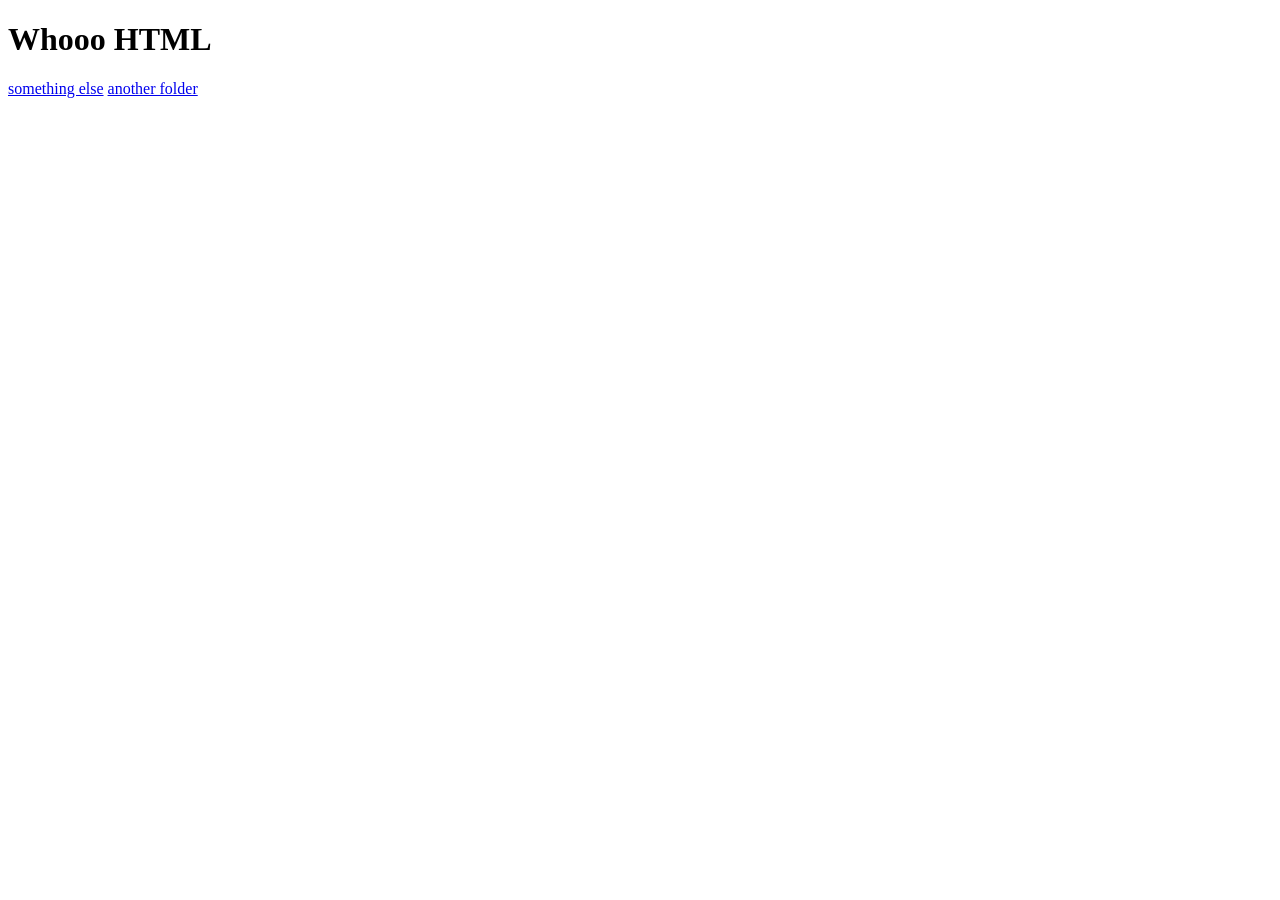
<file: tutorials/01-html/index.html>
<!DOCTYPE html>
<html lang="en">
<head>
    <meta charset="UTF-8">
    <meta name="viewport" content="width=device-width, initial-scale=1.0">
    <title>Tut 0</title>
</head>
<body>
    <h1>Whooo HTML</h1>
    <a href="something-else.html">something else</a>
    <a href="another-folder">another folder</a>
</body>
</html>
</file>
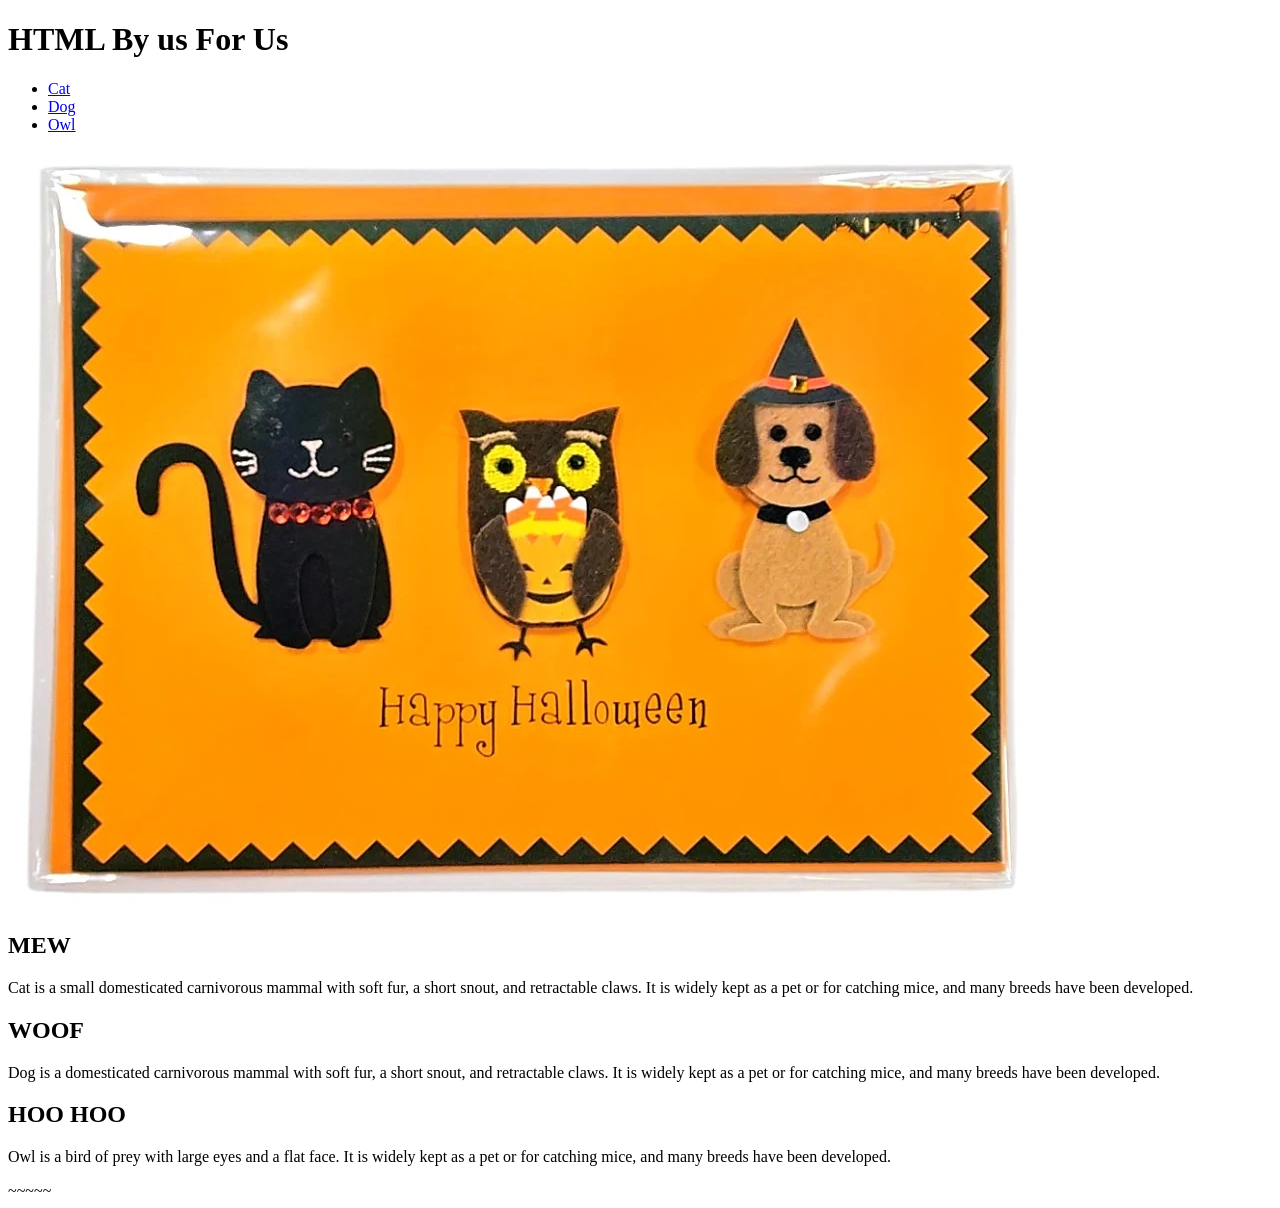
<file: tutorials/02-html/index.html>
<!DOCTYPE html>
<html lang="en">
<head>
    <meta charset="UTF-8">
    <meta name="viewport" content="width=device-width, initial-scale=1.0">
    <title>HTML Tut 2</title>
    <meta name="description" content="tutorial for html">
    
</head>
<body>
    <header>
        <h1>HTML By us For Us</h1>
        <nav>
            <ul>
                <li><a href="#cat">Cat</a></li>
                <li><a href="#dog">Dog</a></li>
                <li><a href="#owl">Owl</a></li>
            </ul>
        </nav>
        <div>
            <img src="images/cat_dog_owl.png" alt="cats owls and dogs">
        </div>
    </header>
    <main>
        <section id="cat">
            <h2>MEW</h2>
            <p>Cat is a small domesticated carnivorous mammal with soft fur, a short snout, and retractable claws. It is widely kept as a pet or for catching mice, and many breeds have been developed.</p>
        </section>
        <section id="dog">
            <h2>WOOF</h2>
            <p>Dog is a domesticated carnivorous mammal with soft fur, a short snout, and retractable claws. It is widely kept as a pet or for catching mice, and many breeds have been developed.</p>
        </section>
        <section id="owl">
            <h2>HOO HOO</h2>   
            <p>Owl is a bird of prey with large eyes and a flat face. It is widely kept as a pet or for catching mice, and many breeds have been developed.</p>
        </section>
    </main>
    <footer>~~~~~</footer>
</body>   
</html>
</file>
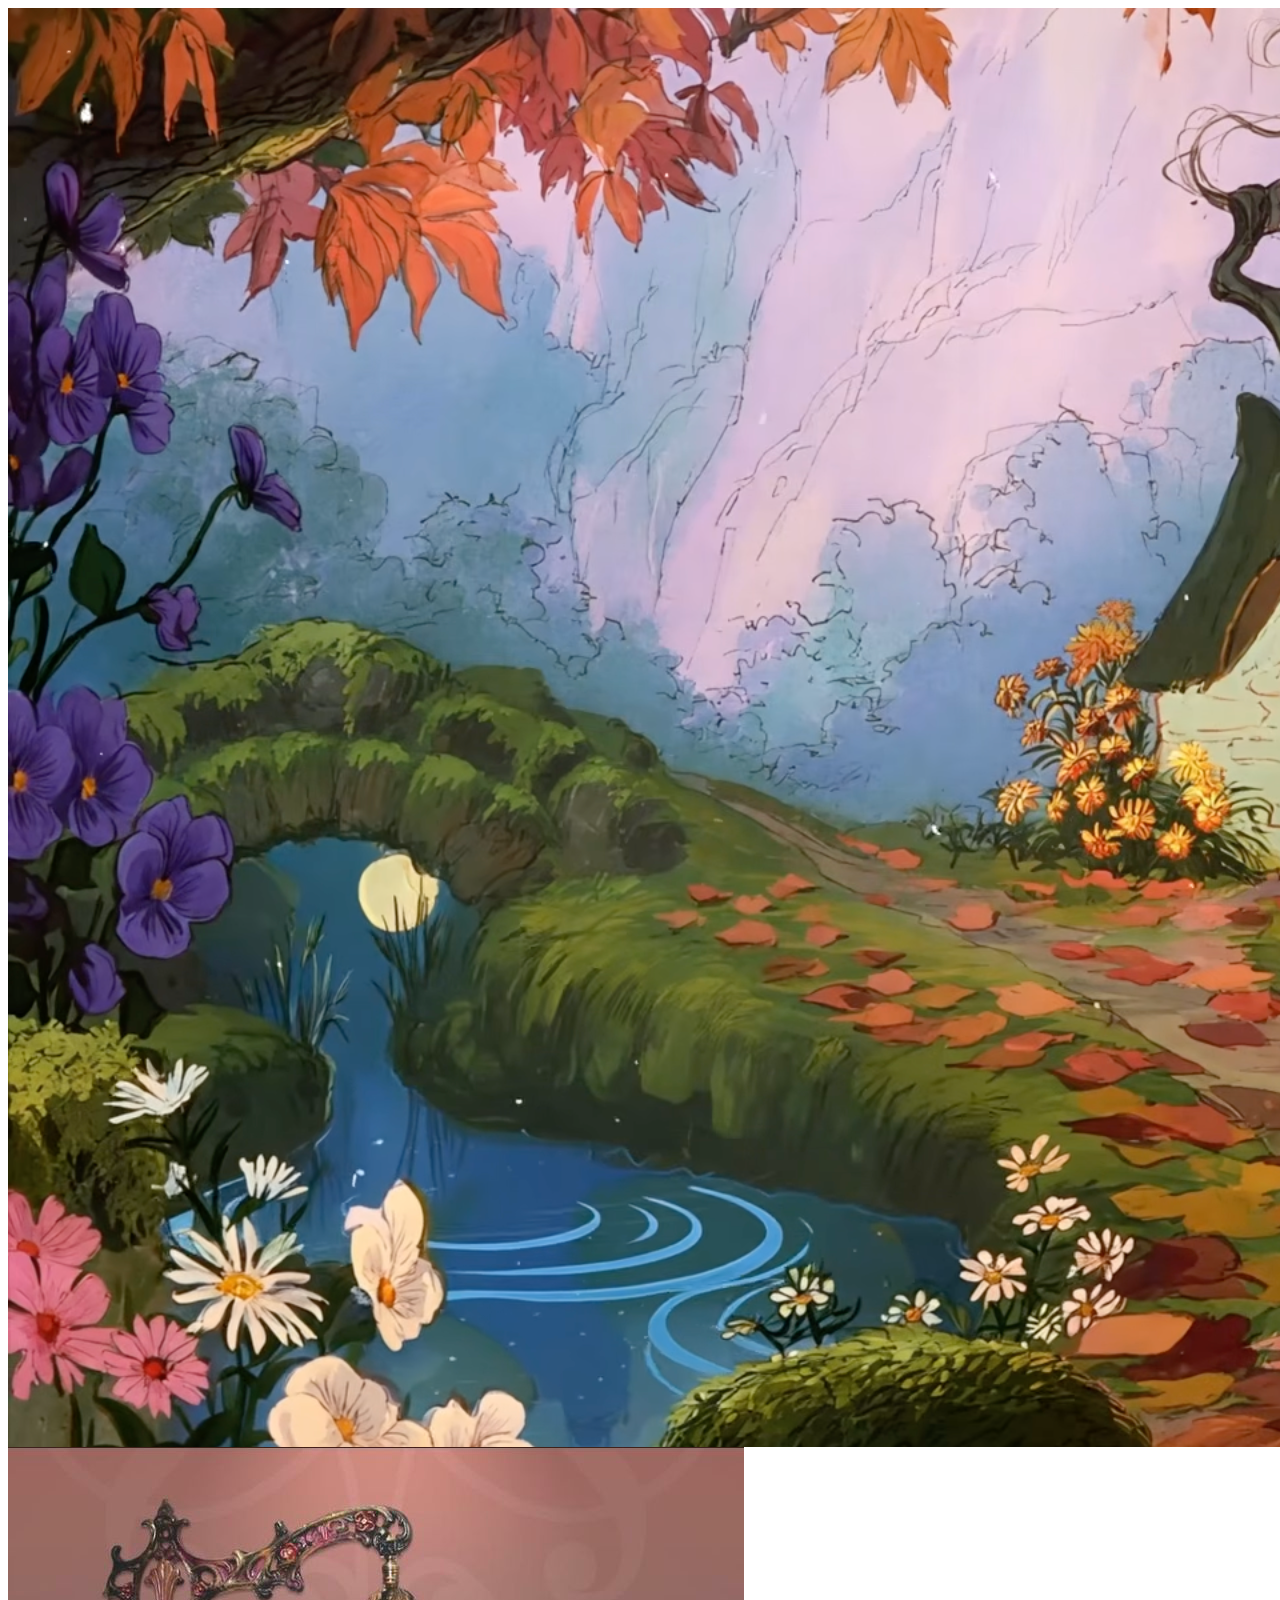
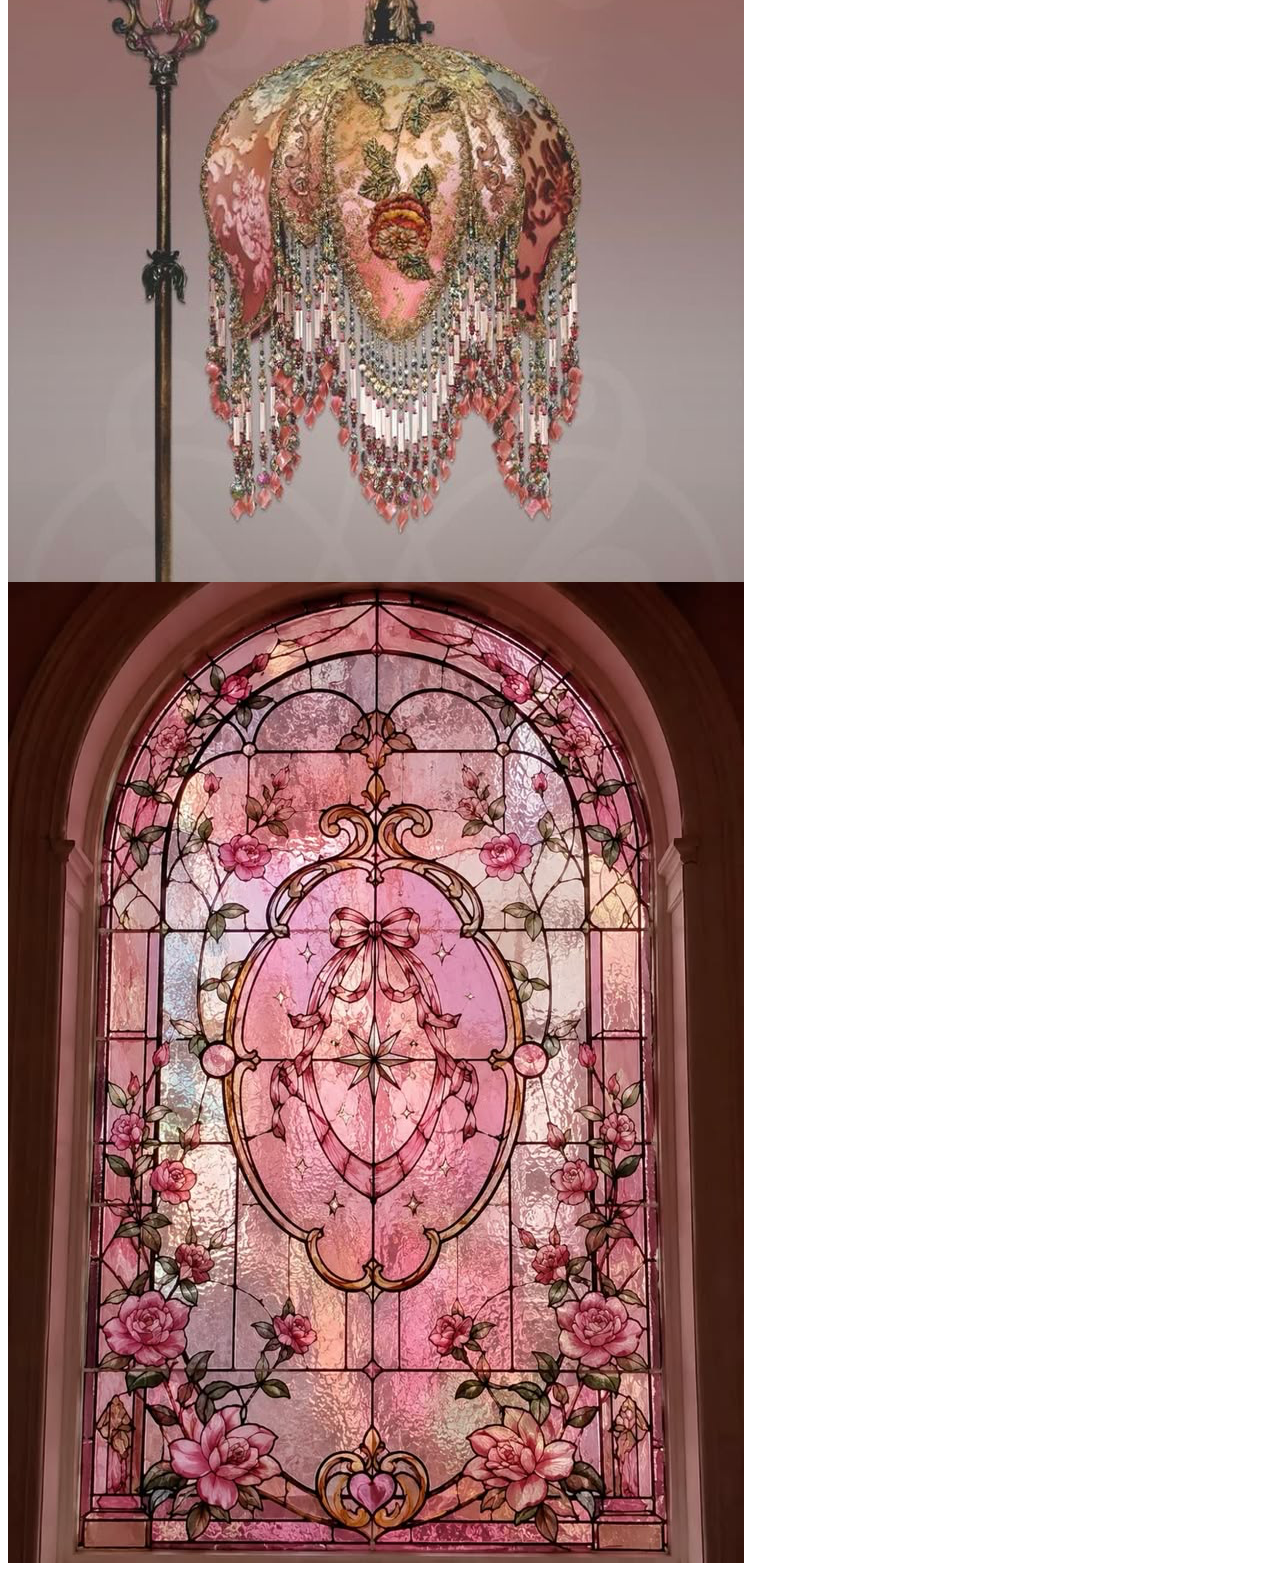
<file: tutorials/a-frame/index.html>
<html>
  <head>
    <script src="https://aframe.io/releases/1.7.1/aframe.min.js"></script>
  </head>
  <body>
   <a-scene>
    <a-assets>
    <img id="image1" src="images/cottage.png">
    <img id="image2" src="images/lamp.png">
    <img id="image3" src="images/window.png">
  </a-assets>
    
  <a-image position="0 1 -5" src="images/cottage.png" width="4" height="5"></a-image>
  <a-image position="0 -5 -5" rotation="315 0 0" src="images/lamp.png" width="4" height="5"></a-image>
  <a-image position="0 6.5 -5" rotation="45 0 0" src="images/window.png" width="4" height="5"></a-image>
  
    <a-sky color="#ECECEC"></a-sky>

    </a-scene>
  </body>
</html>
</file>
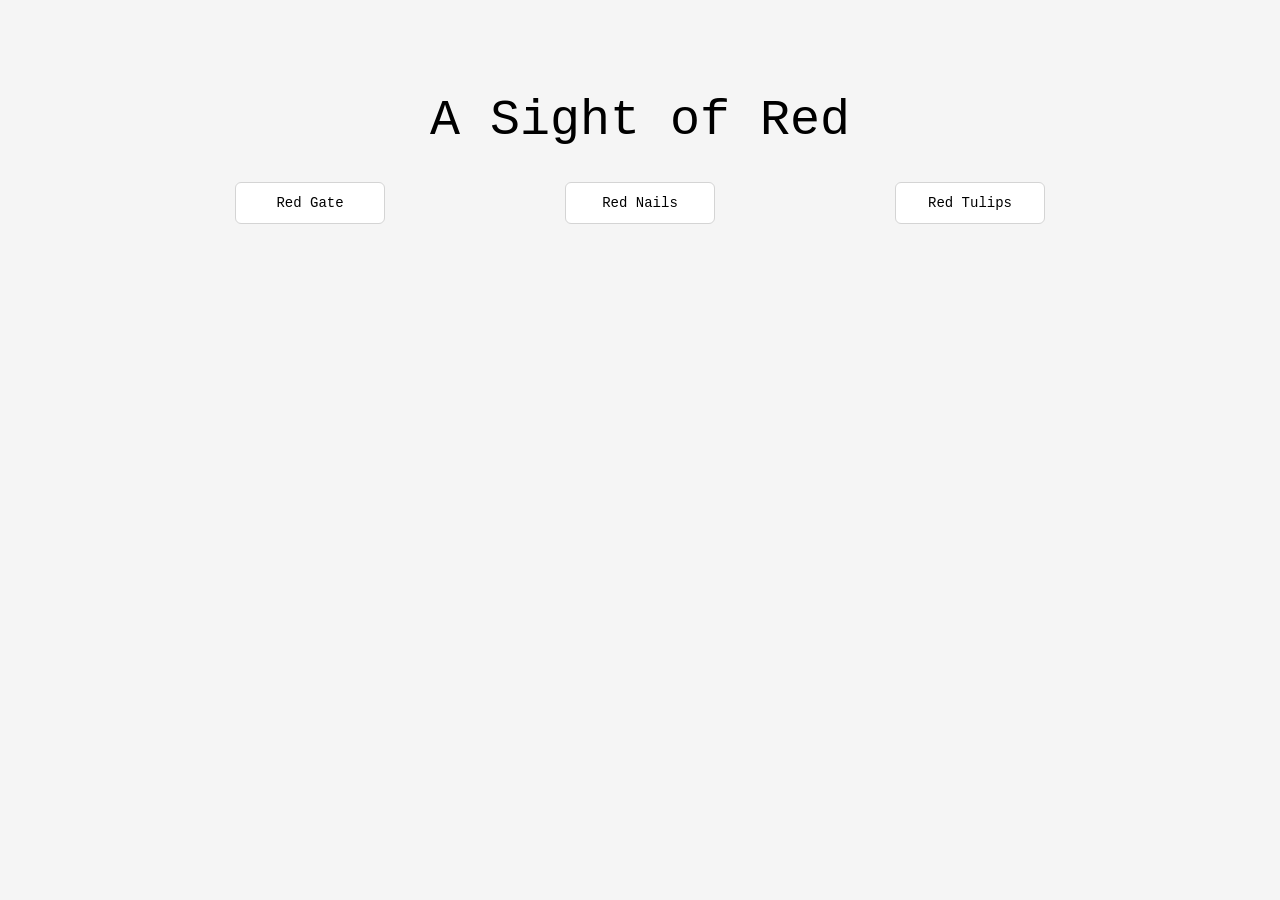
<file: tutorials/A-Sight-Of-Red/index.html>
<!DOCTYPE html>
<html>
<head>
    <title>A Sight of Red</title>
    <link rel="stylesheet" href="style.css">
</head>
<body>

    <h1>A Sight of Red</h1>

    <div class="container">

        <div class="item">
            <button onclick="showImage1()">Red Gate</button>
            <img id="image1" src="Images/RedGate.jpeg" alt="Red Gate">
        </div>

        <div class="item">
            <button onclick="showImage2()">Red Nails</button>
            <img id="image2" src="Images/RedNails.jpeg" alt="Red Nails">
        </div>

        <div class="item">
            <button onclick="showImage3()">Red Tulips</button>
            <img id="image3" src="Images/RedTulips.jpeg" alt="Red Tulips">
        </div>
              

    </div>

    <script src="main.js"></script>

</body>
</html>
</file>
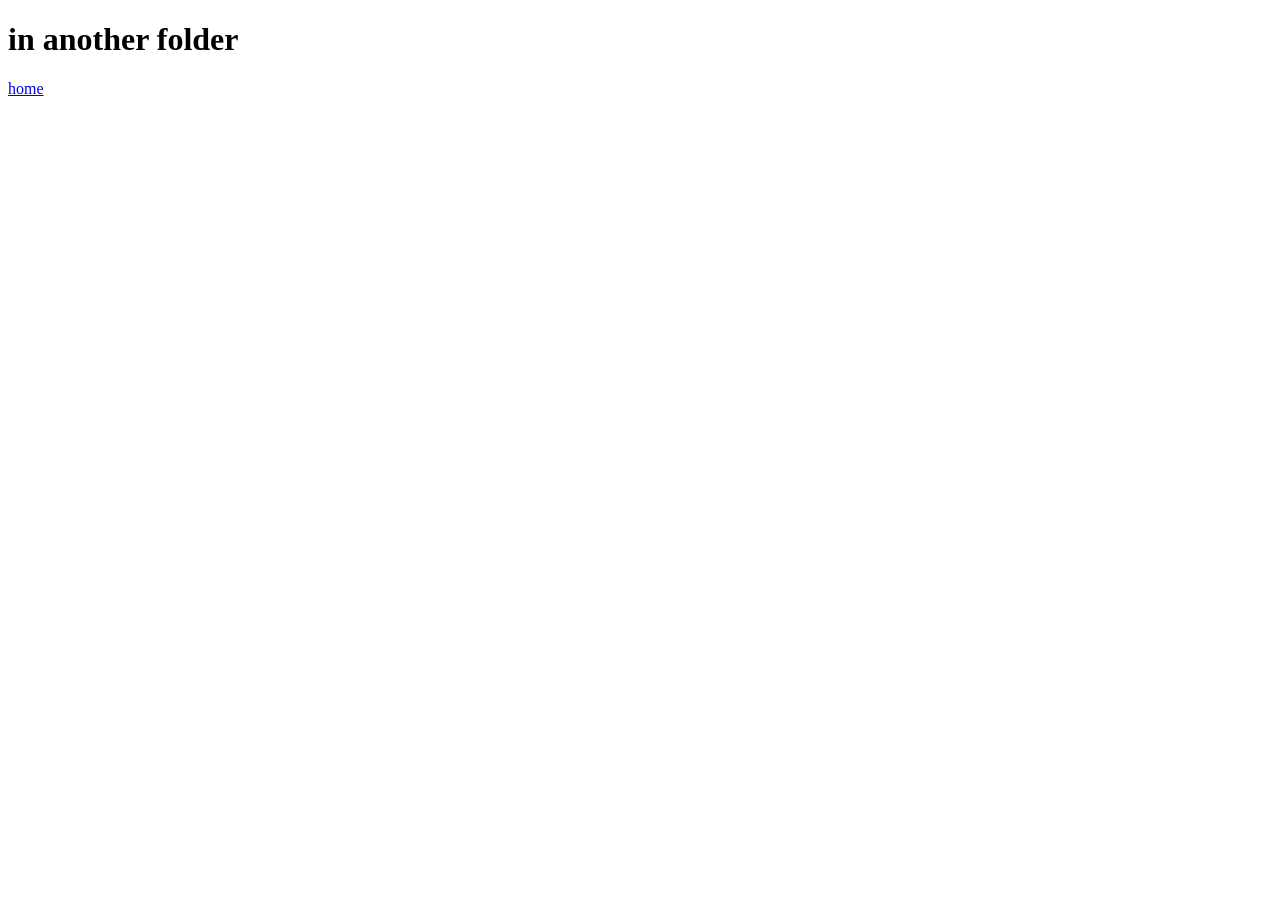
<file: tutorials/01-html/another-folder/index.html>
<!DOCTYPE html>
<html lang="en">
<head>
    <meta charset="UTF-8">
    <meta name="viewport" content="width=device-width, initial-scale=1.0">
    <title>in another folder</title>
</head>
<body>
    <h1>in another folder</h1>
    <a href="..">home</a>
</body>
</html>
</file>
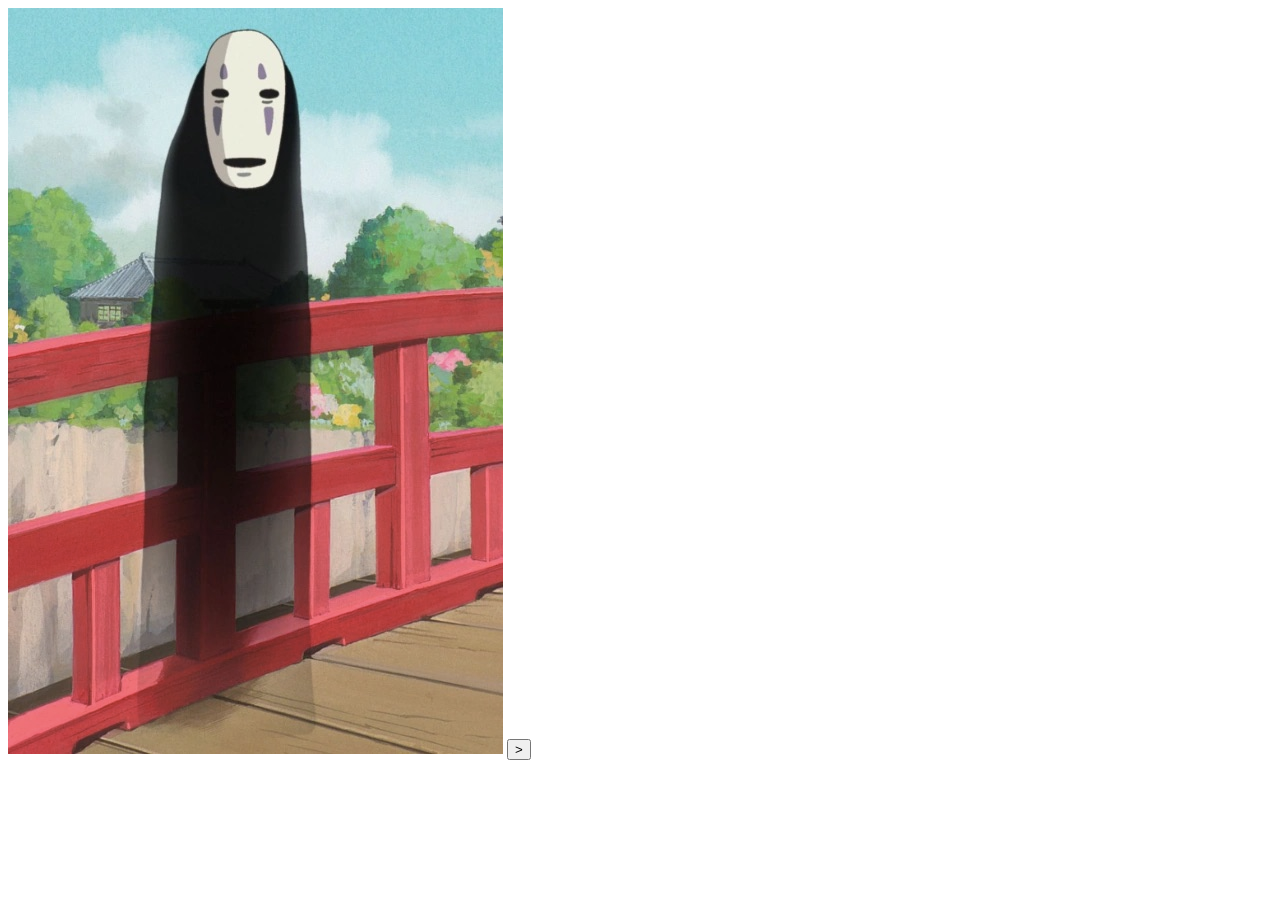
<file: tutorials/01-html/Poem Project/index.html>
<!DOCTYPE html>
<html lang="en">
<head>
    <meta charset="UTF-8">
    <meta name="viewport" content="width=device-width, initial-scale=1.0">
    <title>Document</title>
</head>
<body>
    <img src="no face ghost.jpeg" alt=" a ghost walked down the street, his name was no face, he loves observing people's faces
" />
<button aria-label="click to next page">></button>
</body>
</html>
</file>
<file: tutorials/A-Sight-Of-Red/style.css>
h1 {
    font-family: Courier, monospace;
    font-size: 50px;
    font-weight: normal;
}

body {
    background-color: #f5f5f5;
    font-family: Courier, monospace;
    font-weight: normal;
    text-align: center;
    padding: 50px;
}

.container {
    display: flex;
    justify-content: center;
    align-items: flex-start;
    gap: 30px;
    flex-wrap: wrap;
}

.item {
    width: 300px;
}

button {
    background-color: white;
    color: black;
    font-family: Courier, monospace;
    border: 1px solid #d4d4d4;
    border-radius: 6px;
    padding: 12px 24px;
    font-size: 14px;
    cursor: pointer;
    transition: 0.2s;
    width: 150px;
}

button:hover {
    background-color: black;
    color: white;
}

img {
    display: none;
    width: 100%;
    border-radius: 8px;
    margin-top: 20px;
}
</file>
